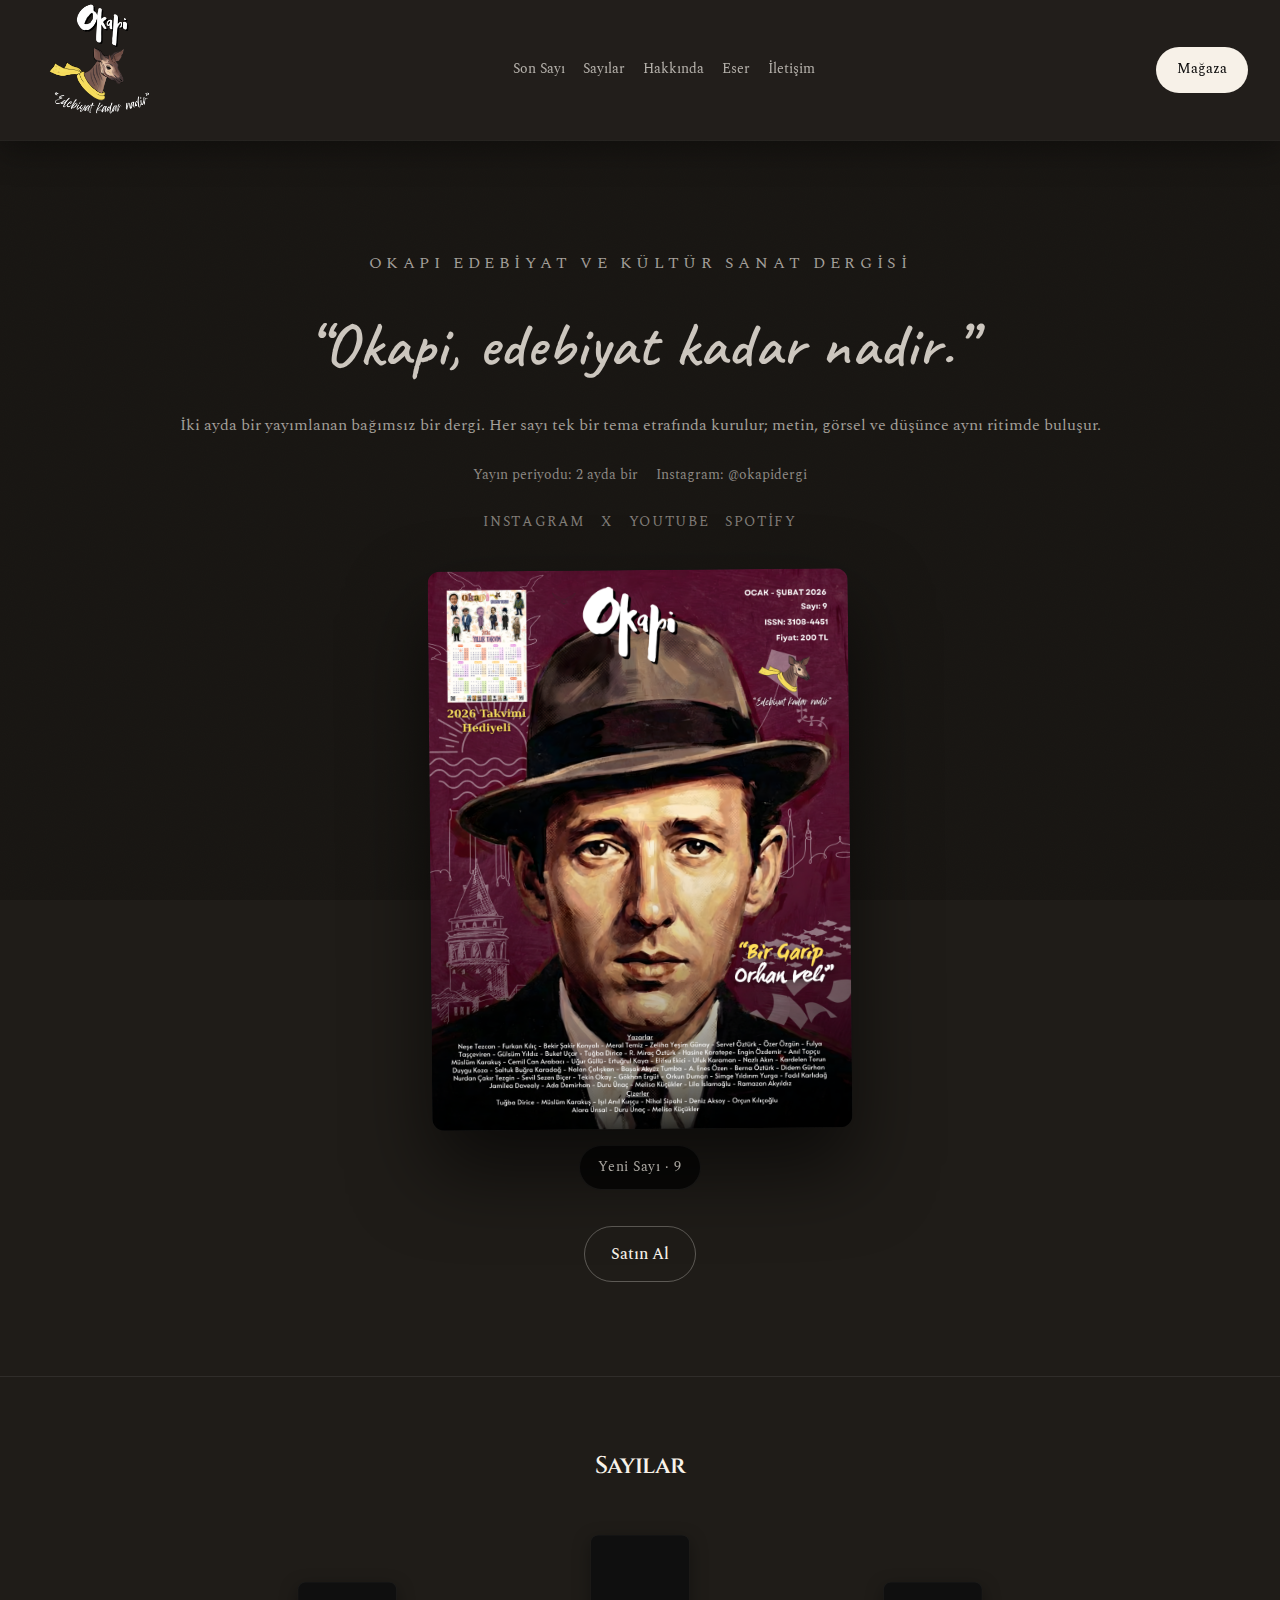
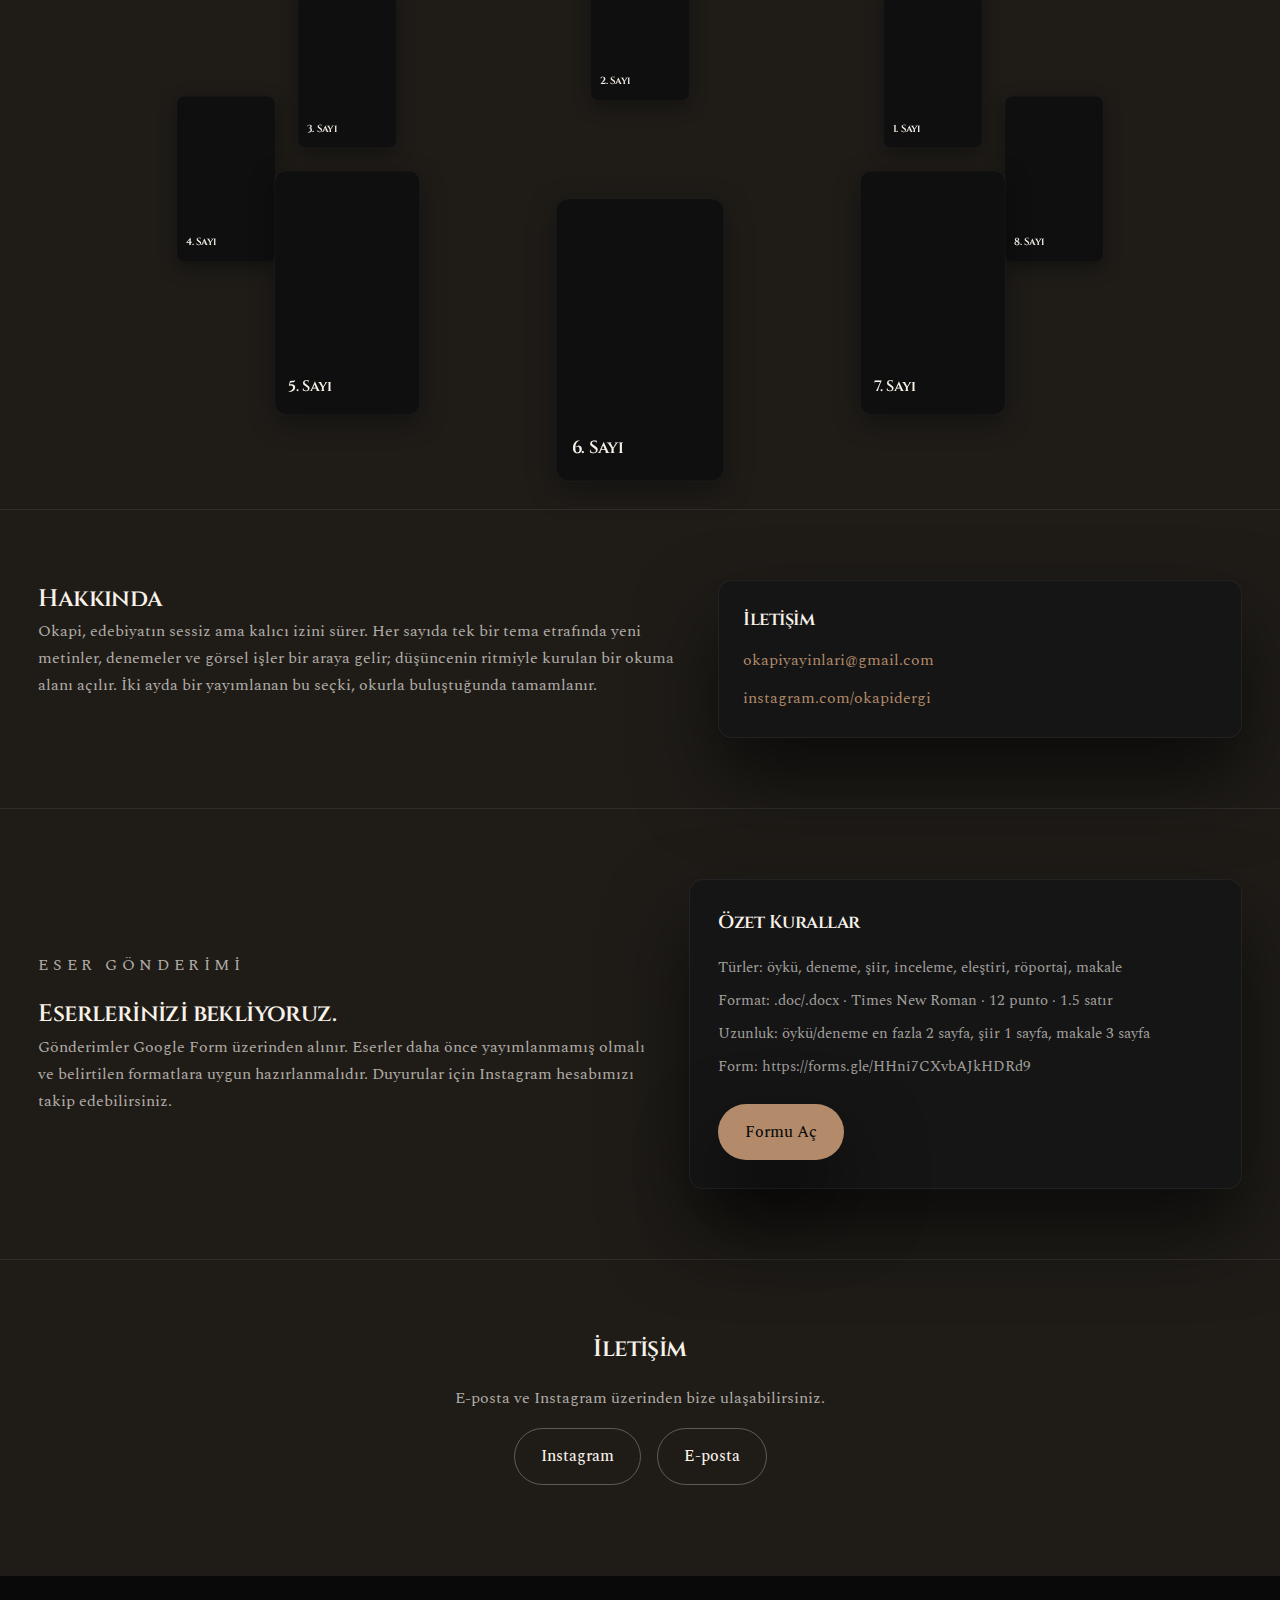
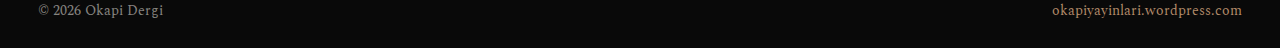
<file: index.html>
<!doctype html>
<html lang="tr">
  <head>
    <meta charset="utf-8" />
    <meta name="viewport" content="width=device-width, initial-scale=1" />
    <title>Okapi Dergi</title>
    <meta name="description" content="Okapi Dergi — çağdaş edebiyat ve sanat dergisi." />
    <link rel="preconnect" href="https://fonts.googleapis.com" />
    <link rel="preconnect" href="https://fonts.gstatic.com" crossorigin />
    <link
      href="https://fonts.googleapis.com/css2?family=Cinzel:wght@400;600;700&family=Spectral:wght@300;400;500;600&family=Caveat:wght@500;600&display=swap"
      rel="stylesheet"
    />
    <link rel="stylesheet" href="styles.css" />
  </head>
  <body>
    <div class="noise"></div>

    <header class="site-header">
      <div class="container header-inner">
        <div class="brand-lockup">
          <a class="brand" href="#top" aria-label="Okapi Dergi">
            <img src="assets/logo.PNG" alt="Okapi Dergi" decoding="async" />
          </a>
        </div>
        <nav class="nav">
          <a href="#son-sayi">Son Sayı</a>
          <a href="#sayilar">Sayılar</a>
          <a href="#hakkinda">Hakkında</a>
          <a href="#eser">Eser</a>
          <a href="#iletisim">İletişim</a>
        </nav>
        <a class="btn pill" href="https://www.shopier.com/okapidergi" target="_blank" rel="noreferrer">Mağaza</a>
      </div>
    </header>

    <main id="top">
      <section class="hero">
        <div class="container hero-stack">
          <div class="hero-copy">
            <p class="kicker">OKAPI EDEBİYAT VE KÜLTÜR SANAT DERGİSİ</p>
            <h1 class="hero-script">“Okapi, edebiyat kadar nadir.”</h1>
            <p class="lead">
              İki ayda bir yayımlanan bağımsız bir dergi. Her sayı tek bir tema
              etrafında kurulur; metin, görsel ve düşünce aynı ritimde buluşur.
            </p>
            <div class="meta">
              <span>Yayın periyodu: 2 ayda bir</span>
              <span>Instagram: @okapidergi</span>
            </div>
            <div class="social-strip">
              <a href="https://www.instagram.com/okapidergi/" target="_blank" rel="noreferrer">INSTAGRAM</a>
              <a href="https://x.com/okapidergi" target="_blank" rel="noreferrer">X</a>
              <a href="https://www.youtube.com/@okapidergi" target="_blank" rel="noreferrer">YOUTUBE</a>
              <a href="https://open.spotify.com" target="_blank" rel="noreferrer">SPOTİFY</a>
            </div>
          </div>
          <div id="son-sayi" class="hero-cover centered">
            <a class="hero-link" href="https://www.shopier.com/okapidergi" target="_blank" rel="noreferrer">
              <div class="hero-cover-inner">
                <img data-hero-image src="assets/sayi_9.png" alt="Okapi 9. Sayı kapağı" loading="eager" fetchpriority="high" decoding="async" />
              </div>
            </a>
            <div class="hero-tag" data-hero-tag>Yeni Sayı · 9</div>
          </div>
          <div class="hero-bottom">
            <div class="hero-actions">
              <a class="btn ghost" href="https://www.shopier.com/okapidergi" target="_blank" rel="noreferrer">Satın Al</a>
            </div>
          </div>
        </div>
      </section>

      <section id="sayilar" class="issues">
        <div class="container">
          <div class="section-title">
            <h2>Sayılar</h2>
          </div>
          <div class="issues-orbit" data-orbit></div>
        </div>
      </section>

      <section id="hakkinda" class="about">
        <div class="container about-grid">
          <div>
            <h2>Hakkında</h2>
            <p>
              Okapi, edebiyatın sessiz ama kalıcı izini sürer. Her sayıda tek bir
              tema etrafında yeni metinler, denemeler ve görsel işler bir araya
              gelir; düşüncenin ritmiyle kurulan bir okuma alanı açılır. İki ayda
              bir yayımlanan bu seçki, okurla buluştuğunda tamamlanır.
            </p>
          </div>
          <div class="about-card">
            <h3>İletişim</h3>
            <p><a href="mailto:okapiyayinlari@gmail.com">okapiyayinlari@gmail.com</a></p>
            <p><a href="https://www.instagram.com/okapidergi/" target="_blank" rel="noreferrer">instagram.com/okapidergi</a></p>
          </div>
        </div>
      </section>

      <section id="eser" class="submit">
        <div class="container submit-grid">
          <div>
            <p class="kicker">Eser Gönderimi</p>
            <h2>Eserlerinizi bekliyoruz.</h2>
            <p>
              Gönderimler Google Form üzerinden alınır. Eserler daha önce yayımlanmamış
              olmalı ve belirtilen formatlara uygun hazırlanmalıdır. Duyurular için
              Instagram hesabımızı takip edebilirsiniz.
            </p>
          </div>
          <div class="submit-card">
            <h3>Özet Kurallar</h3>
            <div id="kurallar"></div>
            <ul>
              <li>Türler: öykü, deneme, şiir, inceleme, eleştiri, röportaj, makale</li>
              <li>Format: .doc/.docx · Times New Roman · 12 punto · 1.5 satır</li>
              <li>Uzunluk: öykü/deneme en fazla 2 sayfa, şiir 1 sayfa, makale 3 sayfa</li>
              <li>Form: https://forms.gle/HHni7CXvbAJkHDRd9</li>
            </ul>
            <a class="btn primary" href="https://forms.gle/HHni7CXvbAJkHDRd9" target="_blank" rel="noreferrer">Formu Aç</a>
          </div>
        </div>
      </section>

      <section id="iletisim" class="contact">
        <div class="container contact-grid">
          <h2>İletişim</h2>
          <p>E-posta ve Instagram üzerinden bize ulaşabilirsiniz.</p>
          <div class="contact-actions">
            <a class="btn ghost" href="https://www.instagram.com/okapidergi/" target="_blank" rel="noreferrer">Instagram</a>
            <a class="btn ghost" href="mailto:okapiyayinlari@gmail.com">E-posta</a>
          </div>
        </div>
      </section>
    </main>

    <footer class="site-footer">
      <div class="container footer-inner">
        <span>© 2026 Okapi Dergi</span>
        <span><a href="https://okapiyayinlari.wordpress.com/" target="_blank" rel="noreferrer">okapiyayinlari.wordpress.com</a></span>
      </div>
    </footer>

    <script>
      (() => {
        const orbit = document.querySelector("[data-orbit]");
        if (!orbit) return;

        const buildItem = (item) => {
          const article = document.createElement("article");
          article.className = "issue";

          const link = document.createElement("a");
          link.className = "issue-cover";
          link.href = item.shopier_url || "https://www.shopier.com/okapidergi";
          link.target = "_blank";
          link.rel = "noreferrer";

          const img = document.createElement("img");
          img.src = item.image;
          img.alt = `Okapi ${item.number}. Sayı kapağı`;
          img.loading = "lazy";
          img.decoding = "async";

          const body = document.createElement("div");
          body.className = "issue-body";

          const h3 = document.createElement("h3");
          h3.textContent = `${item.number}. Sayı`;

          link.appendChild(img);
          body.appendChild(h3);
          article.appendChild(link);
          article.appendChild(body);

          return article;
        };

        const initOrbit = () => {
          const items = Array.from(orbit.querySelectorAll(".issue"));
          if (!items.length) return;

          const baseRadius = () => Math.min(230, orbit.offsetWidth / 2.9);
          let angleOffset = 0;
          let targetOffset = 0;
          let scrollOffset = 0;
          let scrollDir = 1;
          let rafId = null;

          const positionItems = () => {
            const r0 = baseRadius();
            items.forEach((item, i) => {
              const angle = (i / items.length) * Math.PI * 2 + angleOffset;
            const x = Math.cos(angle) * r0 * 1.8;
            const y = Math.sin(angle) * r0 * 0.7;
            const depth = Math.max(0.55, (y + r0 * 0.8) / (r0 * 1.6));
            const baseScale = parseFloat(getComputedStyle(item).getPropertyValue("--scale") || 1);
            const hoverBoost = item.matches(":hover") ? 1.18 : 1;
            const scale = depth * baseScale * hoverBoost;
            item.style.left = "50%";
            item.style.top = "50%";
            item.style.transform = `translate(-50%, -50%) translate3d(${x}px, ${y}px, 0) scale(${scale})`;
            const z = Math.round((y + r0 * 0.8) * 100);
            item.style.zIndex = z;
            item.style.opacity = "1";
            });
          };

          const onMove = (e) => {
            const rect = orbit.getBoundingClientRect();
            const cx = rect.left + rect.width / 2;
            const cy = rect.top + rect.height / 2;
            const dx = (e.clientX - cx) / rect.width;
            const dy = (e.clientY - cy) / rect.height;
            targetOffset = (dx + dy) * 2.2;
            if (!rafId) rafId = requestAnimationFrame(tick);
          };

          const onScroll = () => {
            scrollDir = scrollDir * -1;
            scrollOffset += scrollDir * 0.035;
            if (!rafId) rafId = requestAnimationFrame(tick);
          };

          const onLeave = () => {
            targetOffset = 0;
            if (!rafId) rafId = requestAnimationFrame(tick);
          };

          const tick = () => {
            angleOffset += (targetOffset + scrollOffset - angleOffset) * 0.06;
            positionItems();
            if (Math.abs(targetOffset - angleOffset) > 0.001) {
              rafId = requestAnimationFrame(tick);
            } else {
              rafId = null;
            }
          };

          orbit.addEventListener("mousemove", onMove);
          orbit.addEventListener("mouseleave", onLeave);
          window.addEventListener("scroll", onScroll, { passive: true });
          window.addEventListener("resize", positionItems);
          positionItems();
        };

        fetch("/data/issues.json")
          .then((res) => {
            if (!res.ok) {
              throw new Error(`HTTP ${res.status}`);
            }
            return res.json();
          })
          .then((data) => {
            const items = (data.items || []).slice().sort((a, b) => b.number - a.number);
            if (!items.length) return;

            const latest = items[0];
            const heroImg = document.querySelector("[data-hero-image]");
            const heroTag = document.querySelector("[data-hero-tag]");
            const heroLink = document.querySelector(".hero-link");

            if (heroImg) {
              heroImg.src = latest.image;
              heroImg.alt = `Okapi ${latest.number}. Sayı kapağı`;
            }
            if (heroTag) {
              heroTag.textContent = `Yeni Sayı · ${latest.number}`;
            }
            if (heroLink) {
              heroLink.href = latest.shopier_url || "https://www.shopier.com/okapidergi";
            }

            items.slice(1).forEach((item) => orbit.appendChild(buildItem(item)));
            initOrbit();
          })
          .catch((err) => {
            console.error("Arşiv yüklenemedi:", err);
            orbit.innerHTML = "<p>Arşiv yüklenemedi.</p>";
          });
      })();
    </script>
  </body>
</html>
</file>
<file: styles.css>
:root {
  --bg: #2a2622;
  --ink: #f7f1e8;
  --muted: #b0a59a;
  --accent: #b38b6a;
  --accent-2: #d9b08c;
  --panel: #0f0f0f;
  --panel-2: #151515;
  --shadow: 0 40px 80px rgba(0, 0, 0, 0.6);
  --radius: 16px;
}

* {
  box-sizing: border-box;
  margin: 0;
  padding: 0;
}

html,
body {
  background: #1f1c18;
}

body {
  font-family: "Spectral", "Times New Roman", serif;
  position: relative;
  color: var(--ink);
  line-height: 1.65;
  min-height: 100vh;
  overflow-x: hidden;
}

body::before {
  content: "";
  position: fixed;
  inset: 0;
  background: radial-gradient(circle at 50% 45%, rgba(70, 52, 40, 0.45) 0%, transparent 60%);
  z-index: -2;
}

h1,
h2,
h3 {
  font-family: "Cinzel", "Times New Roman", serif;
  font-weight: 600;
  letter-spacing: -0.025em;
  color: #f8f2e9;
}

a {
  color: inherit;
  text-decoration: none;
  transition: color 0.12s ease, opacity 0.12s ease;
}

img {
  display: block;
  width: 100%;
  height: auto;
}

.container {
  width: min(1280px, 94vw);
  margin: 0 auto;
}

.site-header .container {
  width: 100%;
  max-width: none;
  padding: 0 32px;
}

.noise {
  pointer-events: none;
  position: fixed;
  inset: 0;
  background-image: url("data:image/svg+xml,%3Csvg xmlns='http://www.w3.org/2000/svg' width='360' height='360' viewBox='0 0 360 360'%3E%3Crect width='360' height='360' fill='%23000000'/%3E%3Cfilter id='n'%3E%3CfeTurbulence type='fractalNoise' baseFrequency='0.95' numOctaves='4' stitchTiles='stitch'/%3E%3C/filter%3E%3Crect width='360' height='360' filter='url(%23n)' opacity='0.35'/%3E%3Cfilter id='b'%3E%3CfeGaussianBlur stdDeviation='0.6'/%3E%3C/filter%3E%3Crect width='360' height='360' filter='url(%23b)' opacity='0.25'/%3E%3C/svg%3E");
  opacity: 0.28;
  mix-blend-mode: soft-light;
  z-index: 0;
}

.site-header {
  position: sticky;
  top: 0;
  z-index: 9999;
  border-bottom: 1px solid rgba(255, 255, 255, 0.06);
  box-shadow: 0 10px 30px rgba(0, 0, 0, 0.35);
}

.site-header::before {
  content: "";
  position: absolute;
  inset: 0;
  background: rgba(42, 38, 34, 0.55);
  backdrop-filter: blur(14px);
  z-index: 0;
}

.header-inner {
  display: flex;
  align-items: center;
  justify-content: space-between;
  padding: 18px 0;
  gap: 24px;
  position: relative;
  z-index: 2;
}

.brand-lockup {
  display: grid;
  gap: 6px;
}

.brand img {
  width: 140px;
  height: auto;
}


.nav {
  display: flex;
  gap: 18px;
  font-size: 0.9rem;
  color: rgba(244, 239, 232, 0.7);
}

.nav a:hover {
  color: var(--ink);
}

.btn {
  padding: 14px 26px;
  border-radius: 999px;
  border: 1px solid transparent;
  font-weight: 500;
  display: inline-flex;
  align-items: center;
  justify-content: center;
  transition: transform 0.12s ease, box-shadow 0.12s ease, filter 0.12s ease;
}

.btn.primary {
  background: var(--accent);
  color: #0b0b0b;
  box-shadow: var(--shadow);
}

.btn.ghost {
  border-color: rgba(240, 236, 228, 0.3);
  color: var(--ink);
}

.btn.pill {
  background: var(--ink);
  color: #0d0d0d;
  padding: 10px 20px;
  font-size: 0.9rem;
}

.btn:hover {
  transform: translateY(-6px) scale(1.02);
  filter: brightness(1.1);
}

.hero {
  padding: 110px 0 70px;
}

.hero-stack {
  display: grid;
  gap: 36px;
  justify-items: center;
  text-align: center;
}

.kicker {
  text-transform: uppercase;
  letter-spacing: 0.28em;
  font-size: 0.7rem;
  color: rgba(244, 239, 232, 0.55);
  margin-bottom: 16px;
}

.hero h1 {
  font-size: clamp(3.2rem, 4.8vw, 5.2rem);
  margin-bottom: 18px;
}

.hero-script {
  font-family: "Caveat", "Times New Roman", serif;
  font-weight: 600;
  font-size: clamp(2rem, 3vw, 2.8rem);
  letter-spacing: 0.02em;
  color: rgba(244, 239, 232, 0.85);
  white-space: nowrap;
}

.lead {
  font-size: 1.15rem;
  color: rgba(244, 239, 232, 0.7);
  margin-bottom: 24px;
}

.hero-actions {
  display: flex;
  gap: 16px;
  margin-bottom: 24px;
  flex-wrap: wrap;
  justify-content: center;
}

.meta {
  display: flex;
  gap: 18px;
  font-size: 0.88rem;
  color: rgba(244, 239, 232, 0.6);
  flex-wrap: wrap;
  justify-content: center;
}

.hero-cover {
  position: relative;
  display: grid;
  gap: 16px;
  justify-items: center;
}

.hero-cover-inner {
  width: min(420px, 90vw);
  border-radius: 12px;
  overflow: hidden;
  box-shadow: var(--shadow);
  background: var(--panel-2);
  transform: rotate(-0.5deg);
  transition: transform 0.16s ease, box-shadow 0.16s ease;
}

.hero-cover:hover .hero-cover-inner {
  transform: rotate(0deg) scale(1.04);
}

.hero-tag {
  padding: 10px 18px;
  border-radius: 999px;
  border: 1px solid rgba(255, 255, 255, 0.08);
  background: rgba(0, 0, 0, 0.7);
  font-size: 0.85rem;
  letter-spacing: 0.04em;
}

.social-strip {
  margin-top: 24px;
  display: flex;
  gap: 16px;
  flex-wrap: wrap;
  font-size: 0.85rem;
  letter-spacing: 0.12em;
  text-transform: uppercase;
  color: rgba(244, 239, 232, 0.55);
  justify-content: center;
}

.social-strip a:hover {
  color: var(--accent-2);
}


.latest {
  padding: 70px 0;
  border-top: 1px solid rgba(255, 255, 255, 0.08);
}

.latest-grid {
  display: grid;
  grid-template-columns: 0.85fr 1.15fr;
  gap: 54px;
  align-items: center;
}

.latest-cover {
  border-radius: var(--radius);
  overflow: hidden;
  box-shadow: var(--shadow);
  background: var(--panel-2);
}

.latest-copy h2 {
  font-size: clamp(2.4rem, 3.4vw, 3.2rem);
  margin-bottom: 16px;
}

.latest-copy p,
.hero-copy p,
.about p,
.submit p,
.contact p {
  color: rgba(244, 239, 232, 0.7);
  font-size: 1.02rem;
}

.issues {
  padding: 70px 0;
  border-top: 1px solid rgba(255, 255, 255, 0.08);
}

.issues .container {
  width: 100%;
  max-width: none;
  display: grid;
  justify-items: center;
}

.section-title {
  display: flex;
  align-items: flex-end;
  justify-content: space-between;
  gap: 24px;
  margin-bottom: 32px;
  text-align: center;
  width: 100%;
  max-width: 1280px;
}

.section-title p {
  color: rgba(244, 239, 232, 0.65);
  font-size: 1rem;
}

.section-title {
  flex-direction: column;
  align-items: center;
}

.section-title h2 {
  text-align: center;
  width: 100%;
}

.issues-orbit {
  position: relative;
  width: min(1600px, 99vw);
  height: 520px;
  margin: 0 auto;
  display: grid;
  place-items: center;
  z-index: 0;
}

.issues-orbit .issue {
  position: absolute;
  width: 180px;
  --scale: 1;
  transition: box-shadow 0.16s ease, border-color 0.16s ease, filter 0.16s ease;
  cursor: pointer;
}

.issue {
  background: var(--panel);
  border-radius: 14px;
  overflow: hidden;
  box-shadow: 0 10px 30px rgba(0, 0, 0, 0.35);
  border: 1px solid rgba(255, 255, 255, 0.05);
  display: grid;
  grid-template-rows: auto 1fr;
  transition: transform 0.16s ease, box-shadow 0.16s ease, border-color 0.16s ease;
}

.issue:hover {
  --scale: 1.1;
  box-shadow: 0 26px 60px rgba(0, 0, 0, 0.55);
  border-color: rgba(255, 255, 255, 0.12);
}

.issue:focus-within {
  --scale: 1.08;
  box-shadow: 0 26px 60px rgba(0, 0, 0, 0.55);
  border-color: rgba(255, 255, 255, 0.12);
}

.issue img {
  aspect-ratio: 3 / 4;
  object-fit: cover;
  transition: transform 0.16s ease, filter 0.16s ease;
}

.issue-cover {
  display: block;
}

.issue:hover img {
  transform: scale(1.06);
  filter: saturate(1.2);
}

.issue-body {
  padding: 14px 16px 18px;
  display: grid;
  gap: 6px;
}

.issue-body p {
  color: rgba(244, 239, 232, 0.65);
  font-size: 0.92rem;
}

.issue-links {
  display: flex;
  gap: 12px;
  flex-wrap: wrap;
  margin-top: 8px;
  font-size: 0.9rem;
}

.issue-links a {
  color: var(--accent);
}

.issue-links a:hover {
  text-decoration: underline;
  color: var(--accent-2);
}

.about {
  padding: 70px 0;
  border-top: 1px solid rgba(255, 255, 255, 0.08);
}

.about-grid {
  display: grid;
  grid-template-columns: 1.1fr 0.9fr;
  gap: 40px;
  align-items: start;
}

.about-card {
  background: var(--panel-2);
  padding: 24px;
  border-radius: 14px;
  box-shadow: var(--shadow);
  border: 1px solid rgba(255, 255, 255, 0.06);
  display: grid;
  gap: 12px;
  transition: transform 0.16s ease, box-shadow 0.16s ease;
}

.about-card:hover {
  transform: translateY(-7px);
  box-shadow: 0 26px 60px rgba(0, 0, 0, 0.55);
}

.about-card a {
  color: var(--accent);
}

.submit {
  padding: 70px 0;
  border-top: 1px solid rgba(255, 255, 255, 0.08);
}

.submit-grid {
  display: grid;
  grid-template-columns: 1.05fr 0.95fr;
  gap: 40px;
  align-items: center;
}

.submit-card {
  background: var(--panel-2);
  color: var(--ink);
  padding: 28px;
  border-radius: 14px;
  border: 1px solid rgba(255, 255, 255, 0.06);
  box-shadow: var(--shadow);
  transition: transform 0.16s ease, box-shadow 0.16s ease;
}

.submit-card:hover {
  transform: translateY(-7px);
  box-shadow: 0 26px 60px rgba(0, 0, 0, 0.55);
}

.submit-card ul {
  list-style: none;
  margin: 16px 0 24px;
  display: grid;
  gap: 8px;
  font-size: 0.95rem;
  color: rgba(244, 239, 232, 0.65);
}

.contact {
  padding: 70px 0 90px;
  border-top: 1px solid rgba(255, 255, 255, 0.08);
}

.contact-grid {
  text-align: center;
  display: grid;
  gap: 16px;
}

.contact-actions {
  display: flex;
  justify-content: center;
  gap: 16px;
  flex-wrap: wrap;
}

.site-footer {
  border-top: 1px solid rgba(255, 255, 255, 0.08);
  padding: 24px 0;
  background: rgba(8, 8, 8, 0.95);
}

.footer-inner {
  display: flex;
  justify-content: space-between;
  font-size: 0.9rem;
  color: rgba(244, 239, 232, 0.55);
}

.footer-inner a {
  color: var(--accent);
}

@media (max-width: 900px) {
  .header-inner {
    flex-wrap: wrap;
  }

  .nav {
    flex-wrap: wrap;
    justify-content: center;
  }

  .hero-grid,
  .latest-grid,
  .about-grid,
  .submit-grid {
    grid-template-columns: 1fr;
  }

  .hero {
    padding-top: 100px;
  }

  .section-title {
    flex-direction: column;
    align-items: flex-start;
  }

  .issues-orbit {
    width: 100%;
    height: auto;
    display: grid;
    grid-template-columns: repeat(2, minmax(0, 1fr));
    gap: 18px;
  }

  .issues-orbit .issue {
    position: static;
    width: 100%;
    transform: none !important;
  }

  .issues-orbit .issue:nth-child(odd) {
    transform: translateY(12px) !important;
  }
}

@media (max-width: 600px) {
  .header-inner {
    gap: 16px;
  }

  .btn.pill {
    width: 100%;
    justify-content: center;
  }

  .footer-inner {
    flex-direction: column;
    gap: 8px;
  }
}
.site-header,
.site-header::before {
  width: 100%;
  left: 0;
  right: 0;
}
</file>
